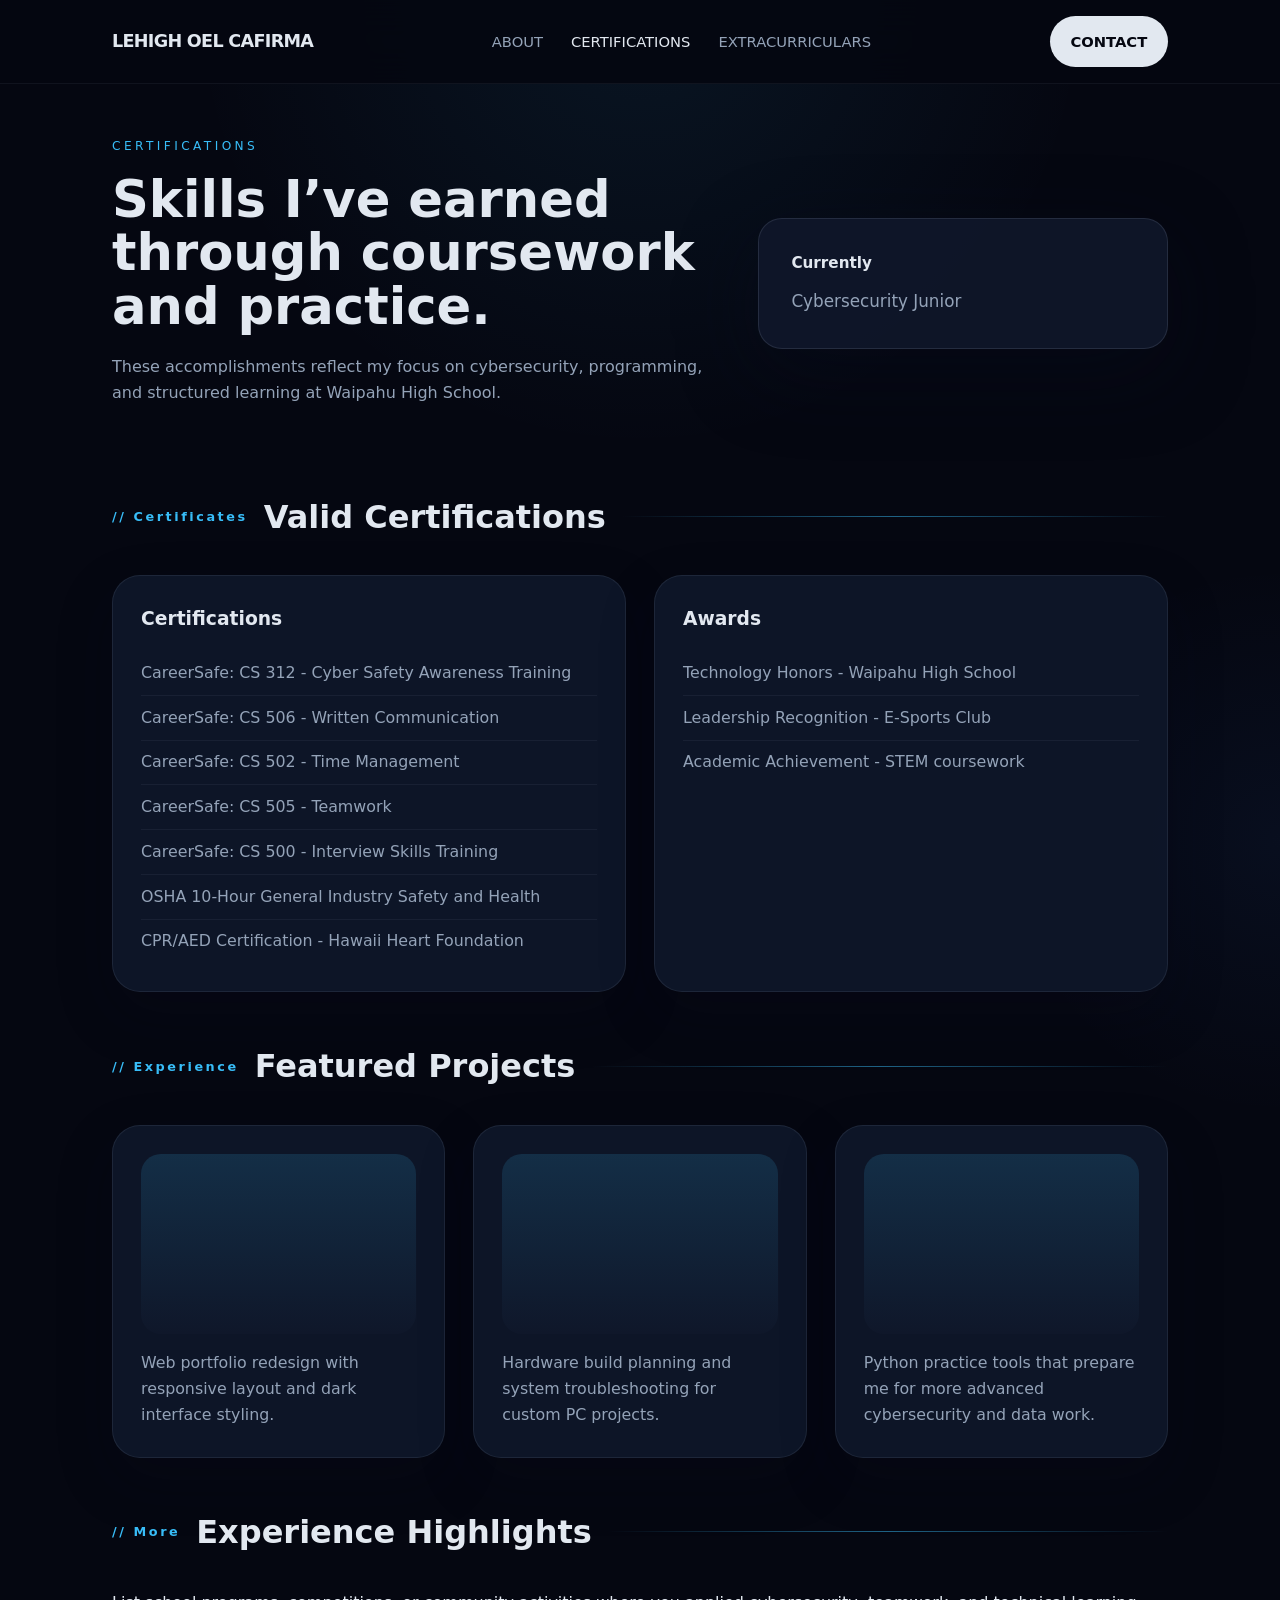
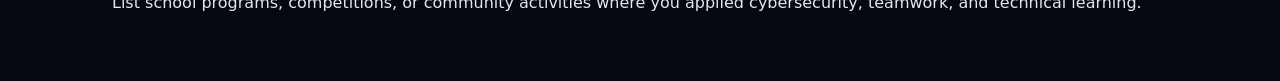
<file: certifications.html>
<!DOCTYPE html>
<html lang="en">
<head>
  <meta charset="UTF-8">
  <meta name="viewport" content="width=device-width, initial-scale=1.0">
  <title>Lehigh Oel Cafirma | Certifications</title>
  <link rel="stylesheet" href="css/style.css">
</head>
<body>
  <header>
    <nav class="top-nav">
      <a href="index.html" class="logo">LEHIGH OEL CAFIRMA</a>
      <ul class="nav-links">
        <li><a href="index.html">ABOUT</a></li>
        <li><a href="certifications.html" class="active">CERTIFICATIONS</a></li>
        <li><a href="extracurriculars.html">EXTRACURRICULARS</a></li>
      </ul>
      <a href="mailto:lehighoel@gmail.com" class="button button-accent">CONTACT</a>
    </nav>
  </header>

  <main class="page-content">
    <section class="hero-section small-hero">
      <div class="hero-copy">
        <span class="eyebrow">Certifications</span>
        <h1>Skills I’ve earned through coursework and practice.</h1>
        <p>These accomplishments reflect my focus on cybersecurity, programming, and structured learning at Waipahu High School.</p>
      </div>
      <div class="hero-card hero-card-small">
        <div class="stat-card">
          <strong>Currently</strong>
          <p>Cybersecurity Junior</p>
        </div>
      </div>
    </section>

    <section class="section-block">
      <div class="section-header">
        <span class="section-label">// Certificates</span>
        <h2>Valid Certifications</h2>
        <div class="section-line"></div>
      </div>
      <div class="split-grid">
        <div class="info-card">
          <h3>Certifications</h3>
          <ul>
            <li>CareerSafe: CS 312 - Cyber Safety Awareness Training</li>
            <li>CareerSafe: CS 506 - Written Communication</li>
            <li>CareerSafe: CS 502 - Time Management</li>
            <li>CareerSafe: CS 505 - Teamwork</li>
            <li>CareerSafe: CS 500 - Interview Skills Training</li>
            <li>OSHA 10-Hour General Industry Safety and Health</li>
            <li>CPR/AED Certification - Hawaii Heart Foundation</li>
          </ul>
        </div>
        <div class="info-card">
          <h3>Awards</h3>
          <ul>
            <li>Technology Honors - Waipahu High School</li>
            <li>Leadership Recognition - E-Sports Club</li>
            <li>Academic Achievement - STEM coursework</li>
          </ul>
        </div>
      </div>
    </section>

    <section class="section-block">
      <div class="section-header">
        <span class="section-label">// Experience</span>
        <h2>Featured Projects</h2>
        <div class="section-line"></div>
      </div>
      <div class="card-grid">
        <article class="project-card">
          <div class="img-box"></div>
          <p>Web portfolio redesign with responsive layout and dark interface styling.</p>
        </article>
        <article class="project-card">
          <div class="img-box"></div>
          <p>Hardware build planning and system troubleshooting for custom PC projects.</p>
        </article>
        <article class="project-card">
          <div class="img-box"></div>
          <p>Python practice tools that prepare me for more advanced cybersecurity and data work.</p>
        </article>
      </div>
    </section>

    <section class="section-block">
      <div class="section-header">
        <span class="section-label">// More</span>
        <h2>Experience Highlights</h2>
        <div class="section-line"></div>
      </div>
      <p>List school programs, competitions, or community activities where you applied cybersecurity, teamwork, and technical learning.</p>
    </section>
  </main>
</body>
</html>
</file>
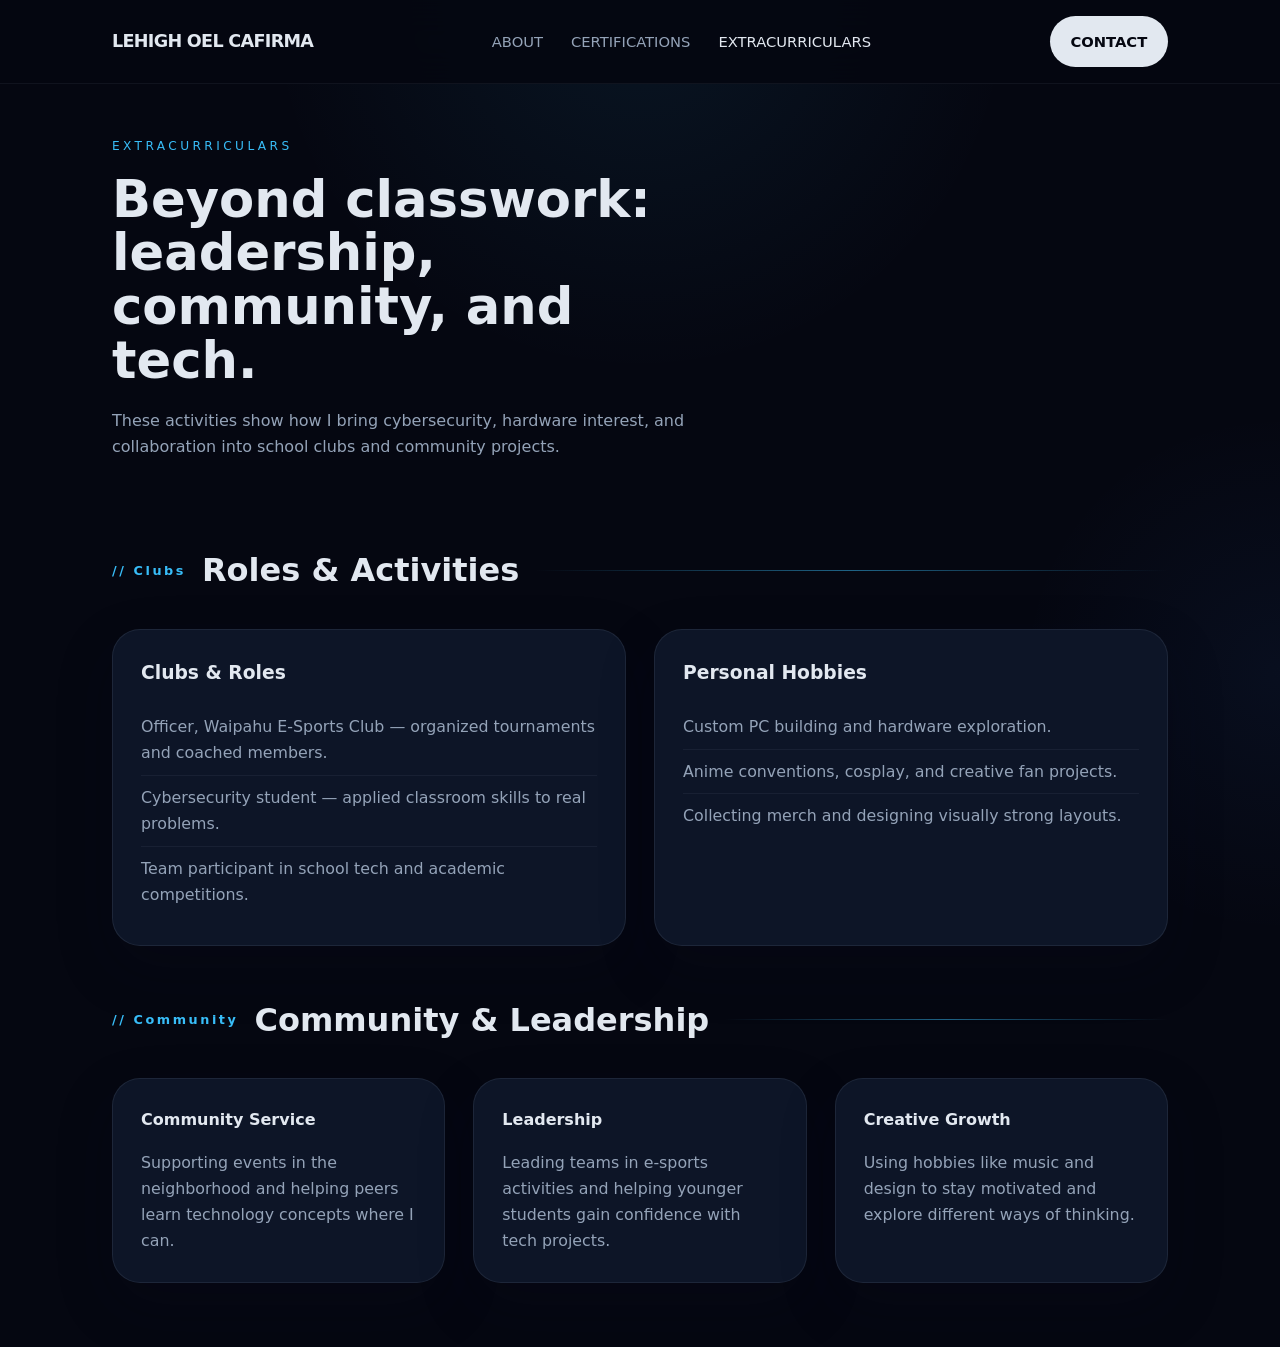
<file: extracurriculars.html>
<!DOCTYPE html>
<html lang="en">
<head>
  <meta charset="UTF-8">
  <meta name="viewport" content="width=device-width, initial-scale=1.0">
  <title>Lehigh Oel Cafirma | Extracurriculars</title>
  <link rel="stylesheet" href="css/style.css">
</head>
<body>
  <header>
    <nav class="top-nav">
      <a href="index.html" class="logo">LEHIGH OEL CAFIRMA</a>
      <ul class="nav-links">
        <li><a href="index.html">ABOUT</a></li>
        <li><a href="certifications.html">CERTIFICATIONS</a></li>
        <li><a href="extracurriculars.html" class="active">EXTRACURRICULARS</a></li>
      </ul>
      <a href="mailto:lehighoel@gmail.com" class="button button-accent">CONTACT</a>
    </nav>
  </header>

  <main class="page-content">
    <section class="hero-section small-hero">
      <div class="hero-copy">
        <span class="eyebrow">Extracurriculars</span>
        <h1>Beyond classwork: leadership, community, and tech.</h1>
        <p>These activities show how I bring cybersecurity, hardware interest, and collaboration into school clubs and community projects.</p>
      </div>
    </section>

    <section class="section-block">
      <div class="section-header">
        <span class="section-label">// Clubs</span>
        <h2>Roles & Activities</h2>
        <div class="section-line"></div>
      </div>
      <div class="split-grid">
        <div class="info-card">
          <h3>Clubs & Roles</h3>
          <ul>
            <li>Officer, Waipahu E-Sports Club — organized tournaments and coached members.</li>
            <li>Cybersecurity student — applied classroom skills to real problems.</li>
            <li>Team participant in school tech and academic competitions.</li>
          </ul>
        </div>
        <div class="info-card">
          <h3>Personal Hobbies</h3>
          <ul>
            <li>Custom PC building and hardware exploration.</li>
            <li>Anime conventions, cosplay, and creative fan projects.</li>
            <li>Collecting merch and designing visually strong layouts.</li>
          </ul>
        </div>
      </div>
    </section>

    <section class="section-block">
      <div class="section-header">
        <span class="section-label">// Community</span>
        <h2>Community & Leadership</h2>
        <div class="section-line"></div>
      </div>
      <div class="card-grid">
        <article class="project-card">
          <h4>Community Service</h4>
          <p>Supporting events in the neighborhood and helping peers learn technology concepts where I can.</p>
        </article>
        <article class="project-card">
          <h4>Leadership</h4>
          <p>Leading teams in e-sports activities and helping younger students gain confidence with tech projects.</p>
        </article>
        <article class="project-card">
          <h4>Creative Growth</h4>
          <p>Using hobbies like music and design to stay motivated and explore different ways of thinking.</p>
        </article>
      </div>
    </section>
  </main>
</body>
</html>
</file>
<file: css/style.css>
/* 1. Global Reset & Variables */
:root {
  --bg-color: #050711;
  --surface: #0f172a;
  --surface-strong: #111827;
  --border: rgba(148, 163, 184, 0.15);
  --text-primary: #e2e8f0;
  --text-secondary: #94a3b8;
  --accent: #38bdf8;
  --accent-strong: #60a5fa;
  --card-bg: rgba(15, 23, 42, 0.92);
  --shadow: 0 24px 80px rgba(7, 11, 26, 0.45);
  --font-main: Inter, ui-sans-serif, system-ui, -apple-system, BlinkMacSystemFont, sans-serif;
}

* {
  margin: 0;
  padding: 0;
  box-sizing: border-box;
}

html {
  scroll-behavior: smooth;
}

body {
  min-height: 100vh;
  font-family: var(--font-main);
  color: var(--text-primary);
  background: radial-gradient(circle at top, rgba(56, 189, 248, 0.08), transparent 25%),
    radial-gradient(circle at right, rgba(59, 130, 246, 0.06), transparent 18%),
    var(--bg-color);
  line-height: 1.65;
  overflow-x: hidden;
}

img {
  max-width: 100%;
  display: block;
}

a {
  color: inherit;
  text-decoration: none;
}

button,
.button {
  font: inherit;
}

/* Navigation */
header {
  position: sticky;
  top: 0;
  z-index: 50;
  background: rgba(5, 7, 17, 0.92);
  border-bottom: 1px solid rgba(148, 163, 184, 0.08);
  backdrop-filter: blur(18px);
}

.top-nav {
  max-width: 1120px;
  margin: 0 auto;
  padding: 1rem 2rem;
  display: flex;
  align-items: center;
  justify-content: space-between;
  gap: 1rem;
}

.logo {
  font-weight: 800;
  letter-spacing: -0.04em;
  font-size: 1.1rem;
}

.nav-links {
  display: flex;
  gap: 1.75rem;
  list-style: none;
}

.nav-links a {
  color: var(--text-secondary);
  font-size: 0.92rem;
  font-weight: 500;
  transition: color 0.25s ease;
}

.nav-links a:hover,
.nav-links a.active {
  color: var(--text-primary);
}

.button {
  display: inline-flex;
  align-items: center;
  justify-content: center;
  padding: 0.85rem 1.3rem;
  border-radius: 999px;
  font-size: 0.92rem;
  font-weight: 600;
  transition: transform 0.25s ease, background-color 0.25s ease, color 0.25s ease;
}

.button:hover {
  transform: translateY(-1px);
}

.button-accent {
  background: var(--text-primary);
  color: var(--bg-color);
}

.button-primary {
  background: linear-gradient(135deg, rgba(56, 189, 248, 0.95), rgba(96, 165, 250, 0.92));
  color: #071014;
}

.button-secondary,
.button-outline {
  background: transparent;
  border: 1px solid rgba(148, 163, 184, 0.35);
  color: var(--text-secondary);
}

.button-outline:hover,
.button-secondary:hover {
  color: var(--text-primary);
  border-color: rgba(56, 189, 248, 0.6);
}

/* Page layout */
.page-content {
  max-width: 1120px;
  margin: 0 auto;
  padding: 3rem 2rem 4rem;
}

.hero-section {
  display: grid;
  grid-template-columns: 1.5fr 1fr;
  gap: 3rem;
  align-items: center;
  margin-bottom: 3.5rem;
}

.small-hero {
  gap: 2rem;
}

.hero-copy {
  max-width: 700px;
}

.eyebrow {
  display: inline-flex;
  text-transform: uppercase;
  letter-spacing: 0.28em;
  color: var(--accent);
  font-size: 0.76rem;
  margin-bottom: 1rem;
}

.hero-copy h1 {
  font-size: clamp(2.75rem, 4vw, 4.1rem);
  line-height: 1.05;
  margin-bottom: 1.25rem;
}

.hero-copy p {
  max-width: 640px;
  color: var(--text-secondary);
  margin-bottom: 1.75rem;
  font-size: 1rem;
}

.text-accent {
  color: var(--accent);
}

.hero-actions {
  display: flex;
  flex-wrap: wrap;
  gap: 1rem;
}

.hero-card,
.hero-card-small {
  display: flex;
  justify-content: center;
  align-items: center;
}

.profile-frame {
  width: min(100%, 340px);
  padding: 1.25rem;
  border: 1px solid rgba(148, 163, 184, 0.16);
  border-radius: 2rem;
  background: rgba(15, 23, 42, 0.9);
  box-shadow: var(--shadow);
}

.profile-frame img {
  border-radius: 1.5rem;
  object-fit: cover;
}

.stat-card {
  width: 100%;
  padding: 2rem;
  border-radius: 1.5rem;
  background: rgba(15, 23, 42, 0.95);
  border: 1px solid rgba(148, 163, 184, 0.16);
  box-shadow: var(--shadow);
}

.stat-card strong {
  display: block;
  margin-bottom: 0.75rem;
  color: var(--text-primary);
  font-size: 0.95rem;
}

.stat-card p {
  color: var(--text-secondary);
  font-size: 1.05rem;
}

.section-block {
  margin-top: 3rem;
}

.section-header {
  display: flex;
  flex-wrap: wrap;
  align-items: center;
  gap: 1rem;
  margin-bottom: 2rem;
}

.section-label {
  color: var(--accent);
  font-weight: 700;
  letter-spacing: 0.2em;
  font-size: 0.8rem;
}

.section-header h2 {
  font-size: clamp(1.75rem, 2.5vw, 2.4rem);
  margin: 0;
}

.section-line {
  flex: 1;
  min-width: 100px;
  height: 1px;
  background: linear-gradient(90deg, rgba(56, 189, 248, 0), rgba(56, 189, 248, 0.5), rgba(56, 189, 248, 0));
}

.split-grid,
.card-grid {
  display: grid;
  gap: 1.75rem;
}

.split-grid {
  grid-template-columns: repeat(2, minmax(0, 1fr));
}

.card-grid {
  grid-template-columns: repeat(3, minmax(0, 1fr));
}

.info-card,
.feature-card,
.project-card {
  padding: 1.75rem;
  border-radius: 1.75rem;
  background: var(--card-bg);
  border: 1px solid rgba(148, 163, 184, 0.12);
  box-shadow: 0 22px 55px rgba(7, 11, 26, 0.22);
}

.info-card h3,
.feature-card h4,
.project-card h4 {
  margin-bottom: 1rem;
  color: var(--text-primary);
}

.info-card p,
.feature-card p,
.project-card p,
.info-card ul,
.feature-card ul {
  color: var(--text-secondary);
  font-size: 0.99rem;
}

.info-card ul,
.feature-card ul {
  list-style: none;
  padding: 0;
}

.info-card li,
.feature-card li {
  padding: 0.55rem 0;
  border-bottom: 1px solid rgba(148, 163, 184, 0.08);
}

.info-card li:last-child,
.feature-card li:last-child {
  border-bottom: none;
}

.resume-card {
  display: flex;
  flex-direction: column;
  justify-content: space-between;
}

.project-card .img-box {
  min-height: 180px;
  background: linear-gradient(180deg, rgba(56, 189, 248, 0.15), rgba(15, 23, 42, 0.95));
  border-radius: 1.25rem;
  margin-bottom: 1rem;
}

@media (max-width: 960px) {
  .hero-section {
    grid-template-columns: 1fr;
  }

  .split-grid,
  .card-grid {
    grid-template-columns: 1fr;
  }
}

@media (max-width: 680px) {
  .top-nav {
    flex-direction: column;
    align-items: stretch;
  }

  .nav-links {
    flex-wrap: wrap;
    justify-content: center;
  }

  .hero-copy h1 {
    font-size: 2.5rem;
  }

  .page-content {
    padding: 2rem 1.25rem 3rem;
  }
}
</file>
